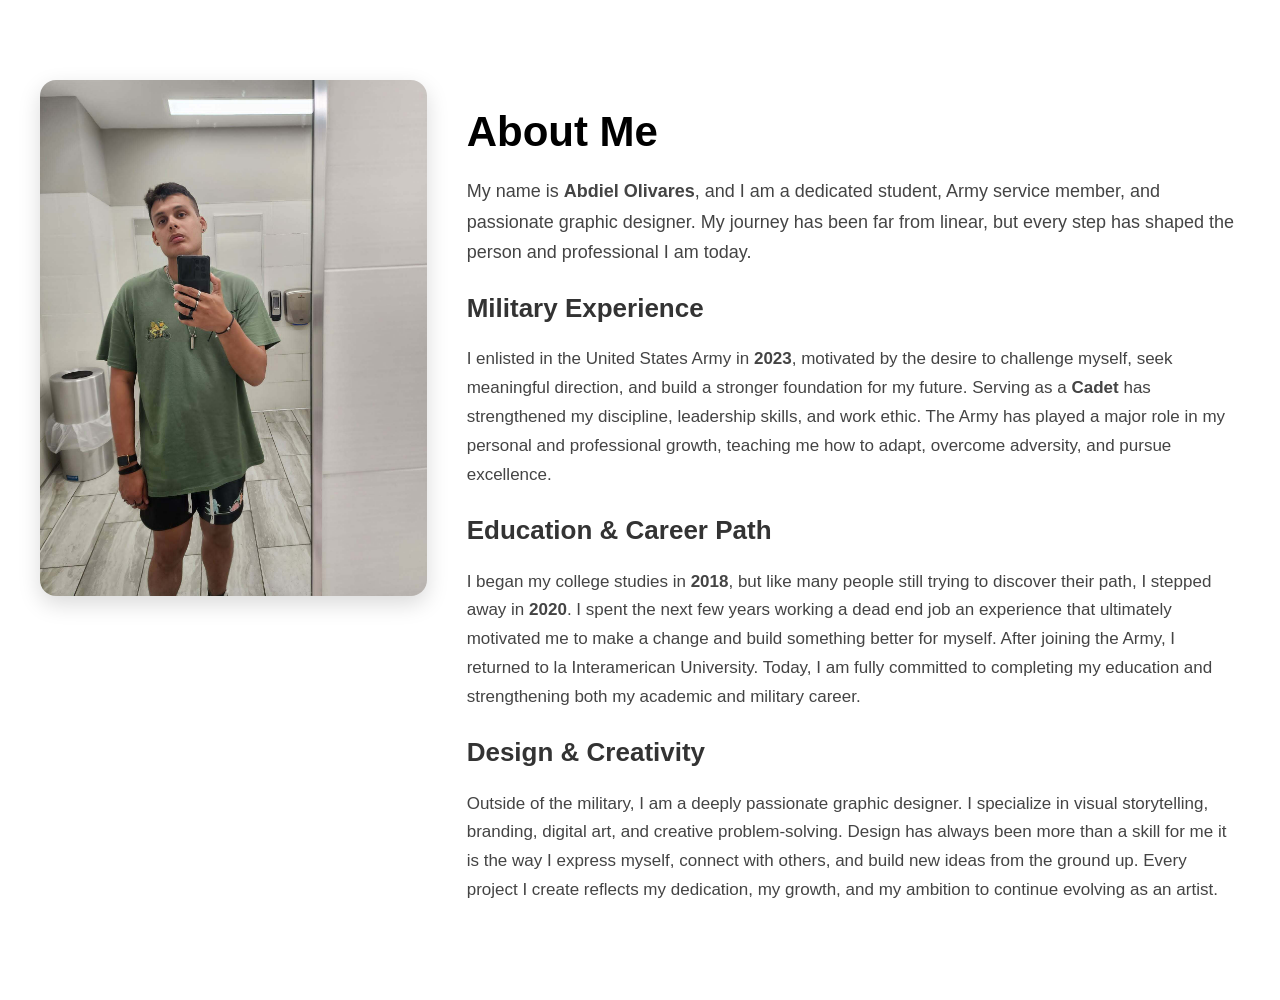
<file: about me.html>
<!DOCTYPE html>
<html lang="en">
<head>
    <meta charset="UTF-8">
    <meta name="viewport" content="width=device-width, initial-scale=1.0">
    <title>About Me</title>
<style type="text/css">
@import url("CSS/about me.css");
</style>
</head>

<body>

    <div class="about-container">

        <div class="photo-box">
            <img src="img/ME.jpeg" alt="Your Photo">
        </div>

        <div class="text-box">
            <h1>About Me</h1>

            <p class="intro">
                My name is <strong>Abdiel Olivares</strong>, and I am a dedicated student, Army service member, 
                and passionate graphic designer. My journey has been far from linear, but every step has shaped
                the person and professional I am today.
            </p>

            <h2>Military Experience</h2>
            <p>
                I enlisted in the United States Army in <strong>2023</strong>, motivated by the desire to challenge myself, 
                seek meaningful direction, and build a stronger foundation for my future.  
                Serving as a <strong>Cadet</strong> has strengthened my discipline, leadership skills, and work ethic.
                The Army has played a major role in my personal and professional growth, teaching me how to adapt, 
                overcome adversity, and pursue excellence.
            </p>

            <h2>Education & Career Path</h2>
            <p>
                I began my college studies in <strong>2018</strong>, but like many people still trying to discover their path, 
                I stepped away in <strong>2020</strong>. I spent the next few years working a dead end job an experience 
                that ultimately motivated me to make a change and build something better for myself.
                After joining the Army, I returned to la Interamerican University.  
                Today, I am fully committed to completing my education and strengthening both my academic and military career.
            </p>

            <h2>Design & Creativity</h2>
            <p>
                Outside of the military, I am a deeply passionate graphic designer.  
                I specialize in visual storytelling, branding, digital art, and creative problem-solving.
                Design has always been more than a skill for me it is the way I express myself, connect with others,
                and build new ideas from the ground up.  
                Every project I create reflects my dedication, my growth, and my ambition to continue evolving as an artist.
            </p>

        </div>

    </div>

</body>
</html>
</file>
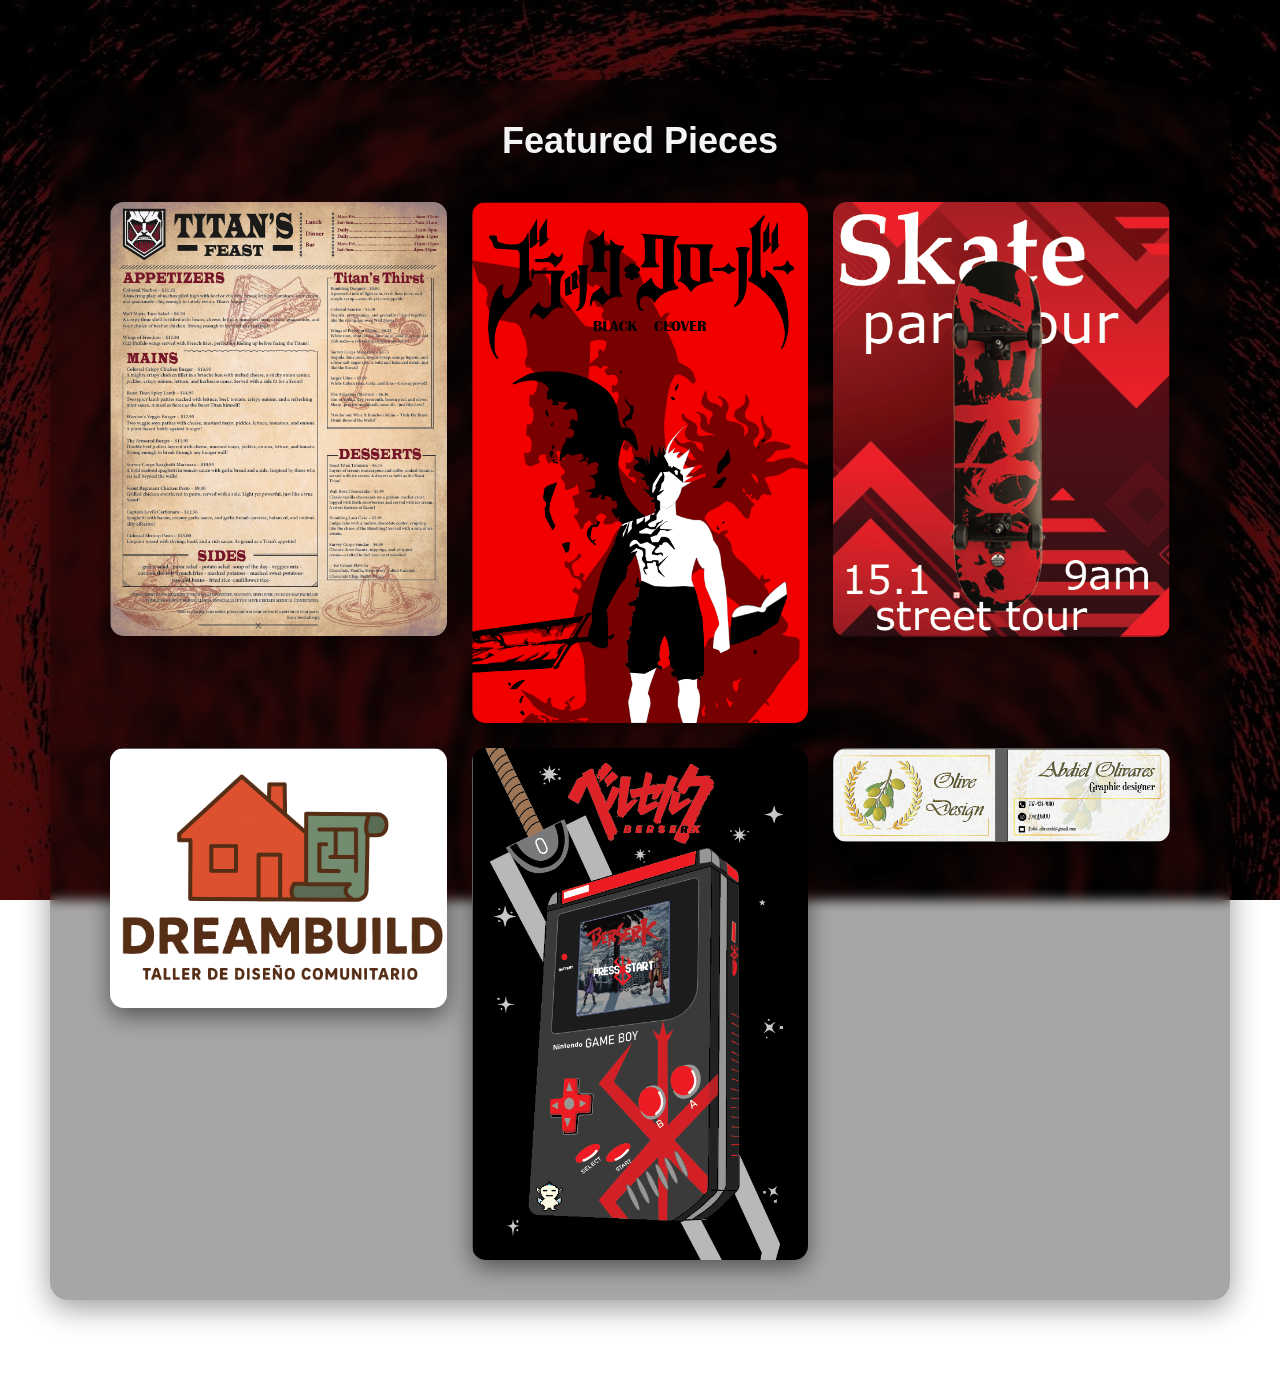
<file: Gallery.html>
<!DOCTYPE html>
<html lang="en">
<head>
	<meta charset="UTF-8" />
	<meta name="viewport" content="width=device-width, initial-scale=1.0" />

	<title>
	</title>

	<link rel="stylesheet" href="Style.css" />
	<link href="Gallery.css" rel="stylesheet" type="text/css">
</head>

<body>

	<section class="featured">
		<h3>Featured Pieces</h3>

		<div class="grid">
			<img src="img/Menu_back.png" alt="Artwork 1" />
			<img src="img/Asta.png" alt="Artwork 2" />
			<img src="img/Skating_ad.png" alt="Artwork 3" />
			<img src="img/Dream.png" alt="Artwork 4" />
			<img src="img/Berserk.png" alt="Artwork 5" />
			<img src="img/Olive.png" alt="Artwork 6" />
		</div>
	</section>

</body>
</html>
</file>
<file: Style.css>
*{
margin:0;
padding:0;
box-sazing: border-box;
font-family: font-family: Arial, sans-serif;
}

body {
min-height: 100 vh;
display: flex;
flex-direction:column;
}

header{
background: #333;
color: #fff;
padding: stick;
top: 0;
z- index:1000
}

.navbar {
display :flex;
justify-content: space-betweem;
align-items:center;
}
.navbar h1{
display:name;
flex-direction: column;
background #444
position :absolute;
top:60px;
right: 10px;
boder-radios:8px
overflow: hidden;
}
.nav-lunks a {
color:fff;
padding: 0.75rem 1rem;
text-decoration:none;
}
.nav-links a:hover;{
background: #555;
}
.burger{
cursar:pointer;
display:blocks;
}
.burger div{
width: 25px;
height:3px;
background: #fff;
margin: 5px;
transition: 03;
}@media(min- fwdth:768px){
.nav-links{
display:flex !important;
flex-direction:row;
position: static;
background:none;
}
.burger:none;
}
}
</file>
<file: Gallery.css>
body {
	margin: 0;
	font-family: "Poppins", sans-serif;

	background: 
		linear-gradient(rgba(0, 0, 0, 0.55), rgba(0, 0, 0, 0.55)),
		url("img/Backgroundcode.png");
	background-size: cover;
	background-position: center;
	background-attachment: fixed;

	color: #f4f4f4;
}

.featured {
	max-width: 1100px;
	margin: 80px auto;
	text-align: center;
	padding: 40px;
	background: rgba(0, 0, 0, 0.35);
	backdrop-filter: blur(6px);
	border-radius: 18px;
	box-shadow: 0 8px 30px rgba(0,0,0,0.4);
}

.featured h3 {
	font-size: 36px;
	font-weight: 700;
	margin-bottom: 40px;
	text-shadow: 0 3px 12px rgba(0,0,0,0.8);
}

.grid {
	display: grid;
	grid-template-columns: repeat(auto-fit, minmax(250px, 1fr));
	gap: 25px;
	padding: 0 20px;
}

.grid img {
	width: 100%;
	border-radius: 14px;
	box-shadow: 0 8px 25px rgba(0,0,0,0.5);
	transition: 0.35s;
}

.grid img:hover {
	transform: scale(1.05);
	box-shadow: 0 12px 35px rgba(0,0,0,0.7);
}

@media (max-width: 768px) {
	.featured {
		margin: 40px 20px;
		padding: 30px;
	}

	.featured h3 {
		font-size: 28px;
	}
}
</file>
